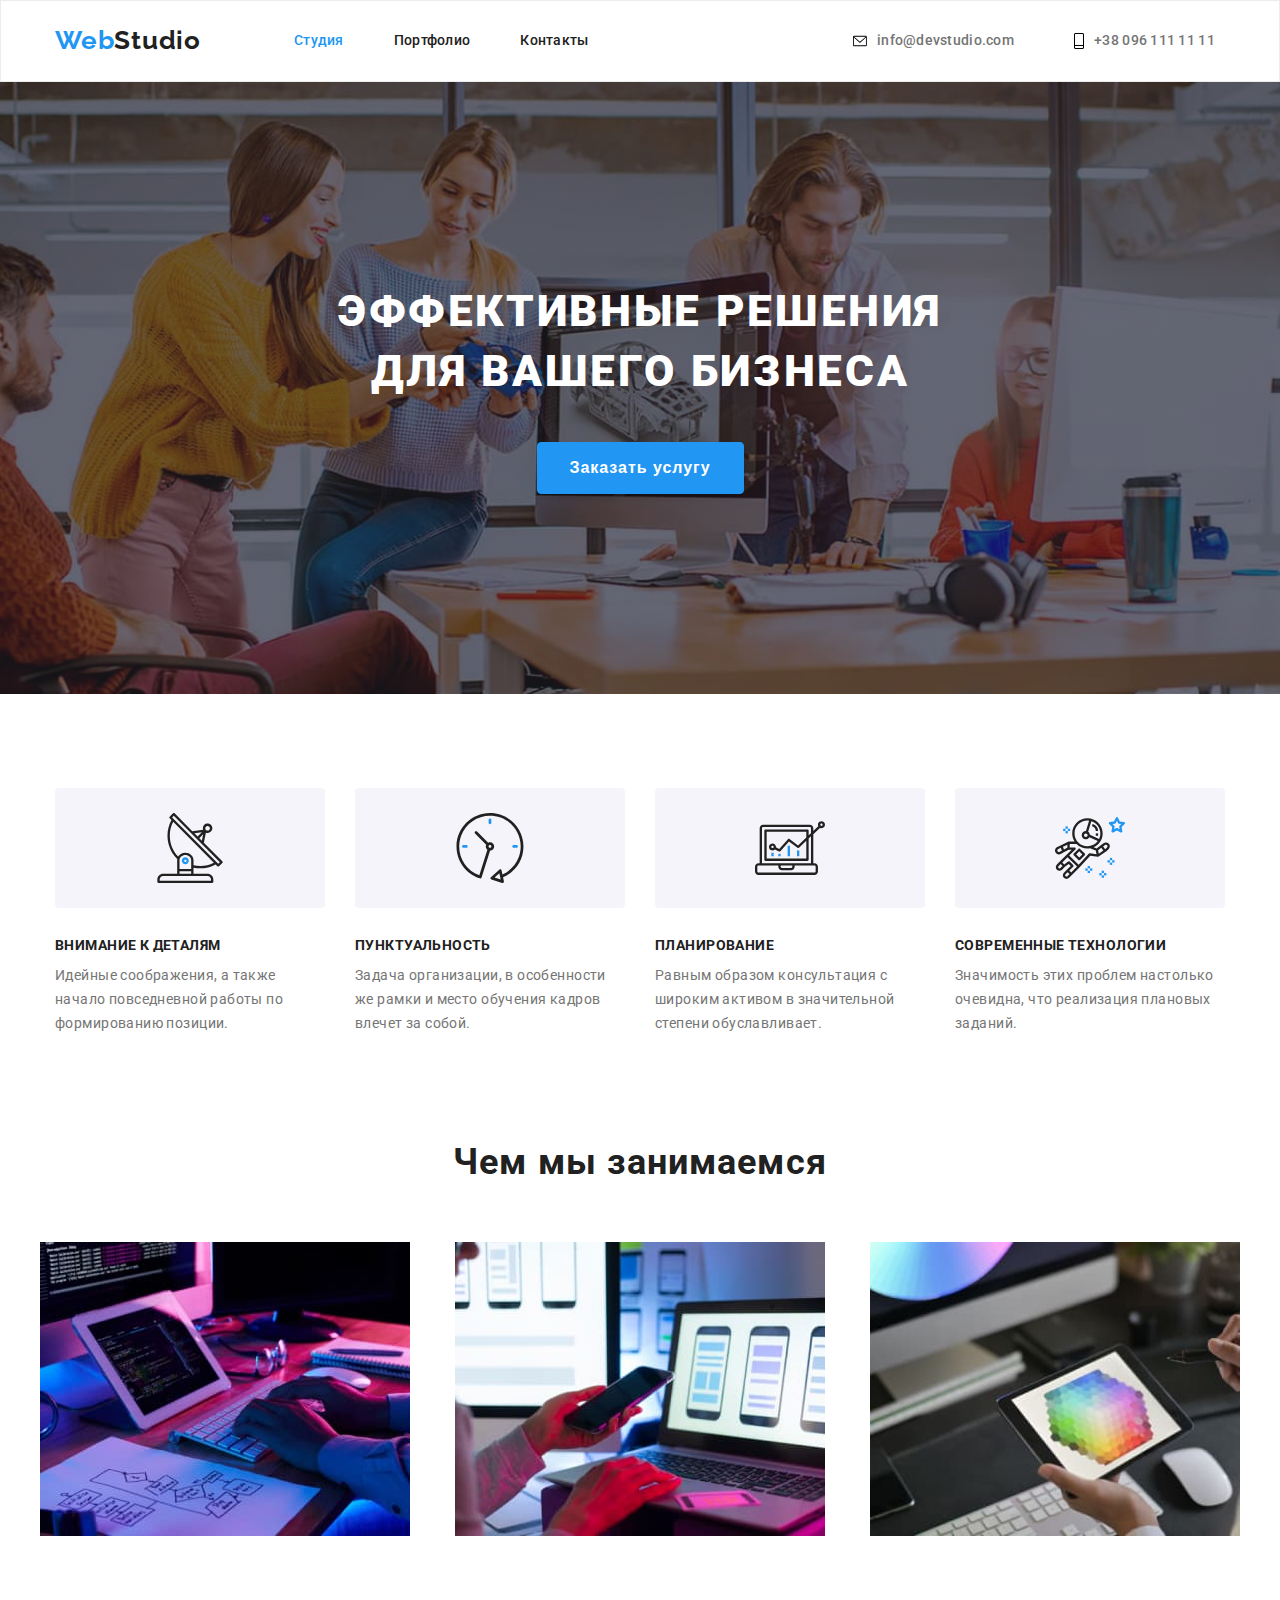
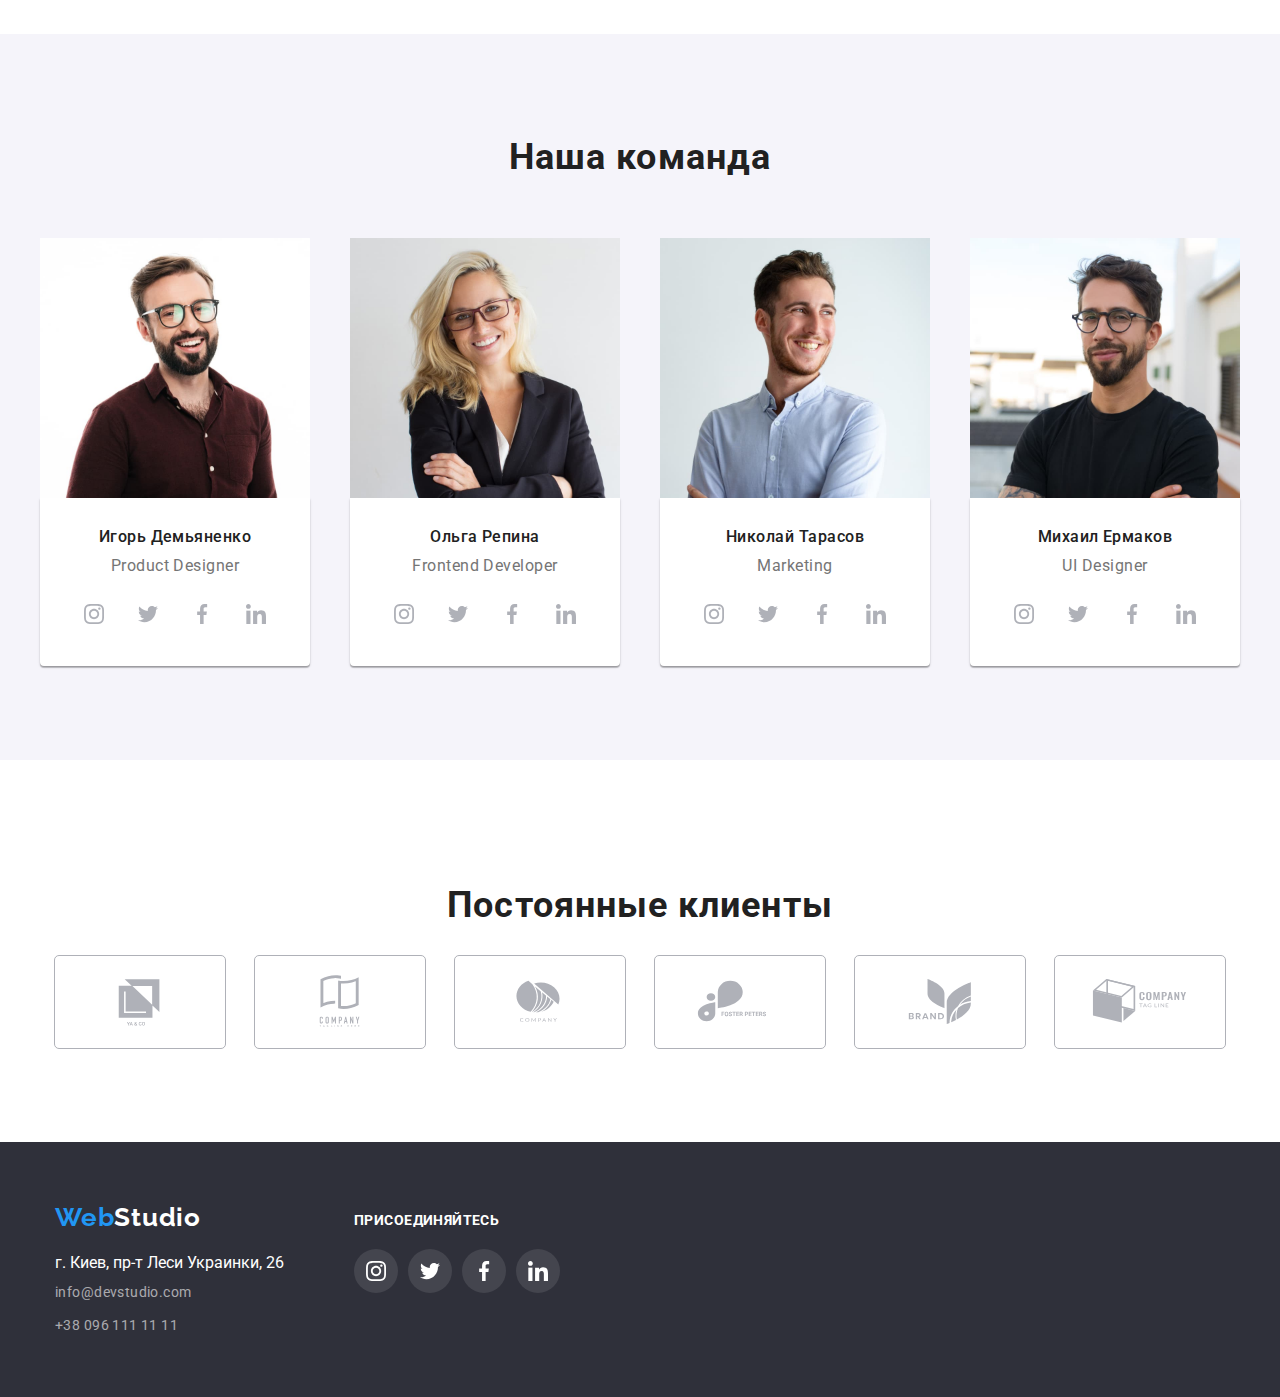
<file: index.html>
<!DOCTYPE html>
<html lang="ru">
<head>
    <meta charset="UTF-8">
    <meta http-equiv="X-UA-Compatible" content="IE=edge">
    <meta name="viewport" content="width=device-width, initial-scale=1.0">
    <link rel="preconnect" href="https://fonts.googleapis.com">
    <link rel="preconnect" href="https://fonts.gstatic.com" crossorigin>
    <link href="https://fonts.googleapis.com/css2?family=Raleway:wght@700&family=Roboto:wght@400;500;700;900&display=swap"
    rel="stylesheet">
    <title>homework1</title>
    <link rel="stylesheet" href="./css/styles.css">
</head>
<body>
    <header class="page-header">
                <div class="header-container">
                    <div class="header-nav">
                    <nav class="site-nav">
                        <a href="/" lang="en" class="first-header-link  link">Web<span
                                class="secondary-header-link link">Studio</span></a>
                        <ul class="header-list list">
                            <li class="header-item"><a href="" class="current current-link link">Студия</a></li>
                            <li class="header-item"><a href="portfolio.html" class="header-link link">Портфолио</a></li>
                            <li class="header-item"><a href="" class="header-link link">Контакты</a></li>
                        </ul>
                    </nav>
                    <ul class="header-list list">
                        <li class="header-item">
                            <div class="header-icon">
                                <svg class="email-icon">
                                    <use href="./images/icons.svg#icon-email-logo"></use>
                                </svg>
                            <a href="mailto:info@devstudio.com" class="header-info-link link">info@devstudio.com</a>
                            </div>
                        </li>
                        <li class="header-item">
                            <div class="header-icon">
                                <svg class="phone-icon">
                                   <use href="./images/icons.svg#icon-phone-logo" width="10" ></use>
                                </svg>
                            <a href="tell:+380961111111" class="header-info-link link">+38 096 111 11 11</a>
                            </div>
                        </li>
                    </ul> 
                    </div>
                </div>
    </header>
    <main class="main">
        <div class="hero-container">
            <section class="hero">
                <h1 class="solutions-text">
                    Эффективные решения для вашего бизнеса
                </h1>
                <button type="button" class="solutions-button">Заказать услугу</button>
            </section>
        </div>
          <section class="qualities">
            <h2 class="hidden">
                Главные качества
            </h2>
            <div class="qualities-container">
                <ul class="qualities-list list">
                     <li class=" qualities-item"> <!--qualities-item-one--> 
                        <div class="container-icon">
                        <svg class="qualities-icon" >
                            <use  href="./images/icons-two.svg#icon-antenna"></use>
                        </svg>
                        </div>
                        <h3 class="qualities-top-text">
                            Внимание к деталям
                        </h3>
                        <p class="qualities-bottom-text">Идейные соображения, а также начало повседневной работы по формированию
                            позиции.</p>
                    </li>
                    <li class="qualities-item">
                        <div class="container-icon">
                            <svg class="qualities-icon">
                                <use href="./images/icons-two.svg#icon-clock"></use>
                            </svg>
                        </div>
                        <h3 class="qualities-top-text">
                            Пунктуальность
                        </h3>
                        <p class="qualities-bottom-text"> Задача организации, в особенности же рамки и место обучения кадров влечет за
                            собой.</p>
                    </li>
                    <li class="qualities-item">
                        <div class="container-icon">
                            <svg class="qualities-icon">
                                <use href="./images/icons-two.svg#icon-diagram"></use>
                            </svg>
                        </div>
                        <h3 class="qualities-top-text">
                            Планирование
                        </h3>
                        <p class="qualities-bottom-text">Равным образом консультация с широким активом в значительной степени
                            обуславливает.</p>
                    </li>
                    <li class="qualities-item">
                        <div class="container-icon">
                            <svg class="qualities-icon">
                                <use href="./images/icons-two.svg#icon-astronaut"></use>
                            </svg>
                        </div>
                        <h3 class="qualities-top-text">
                            Современные технологии
                        </h3>
                        <p class="qualities-bottom-text">Значимость этих проблем настолько очевидна, что реализация плановых заданий.
                        </p>
                    </li>
                </ul>
            </div>
          </section>
          <section class="section">
            <div class="container">
                <h2 class="basic-text">
                    Чем мы занимаемся
                </h2>
                <ul class="basic-list list">
                    <li lang="en" class="basic-item">
                        <img src="./images/img-1.jpg" alt="Back-End разработка" width="370" height="294">
                    </li>
                    <li lang="en" class="basic-item">
                        <img src="./images/img-2.jpg" alt="Front-End разработка" width="370" height="294">
                    </li>
                    <li class="basic-item">
                        <img src="./images/img-3.jpg" alt="разработка дизайна" width="370" height="294">
                    </li>
                </ul>
            </div>
          </section>
          <section class="qualities qualities-team team">
            <div class="container">
                <h2 class="team-text">Наша команда</h2>
                <ul class="team-list list">
                    <li class="team-item">
                        <img src="./images/Ihor.jpg" alt="Ihor" width="270" height="260" class="team-img">
                        <div class="team-container">
                            <h3 class="team-top-text">Игорь Демьяненко</h3>
                            <p lang="en" class="team-bottom-text">Product Designer</p>
                            <ul class="master-soc-list list">
                                <li class="master-soc-item">
                                    <a href="" class="master-soc-link link">
                                        <svg class="master-soc-icon">
                                            <use href="./images/icons.svg#icon-instagram-logo" width="20" ></use>
                                        </svg>
                                    </a>
                                </li>
                                <li class="master-soc-item">
                                    <a href="" class="master-soc-link link">
                                        <svg class="master-soc-icon">
                                            <use href="./images/icons.svg#icon-twitter-logo" width="20" ></use>
                                        </svg>
                                    </a>
                                </li>
                                <li class="master-soc-item">
                                    <a href="" class="master-soc-link link">
                                        <svg class="master-soc-icon">
                                            <use href="./images/icons.svg#icon-facebook-logo" width="20" ></use>
                                        </svg>
                                    </a>
                                </li>
                                <li class="master-soc-item">
                                    <a href="" class="master-soc-link link">
                                        <svg class="master-soc-icon">
                                            <use href="./images/icons.svg#icon-linkedin-logo" width="20" ></use>
                                        </svg>
                                    </a>
                                </li>
                            </ul>
                        </div>
                    </li>
                    <li class="team-item">
                        <img src="./images/Olha.jpg" alt="Olha" width="270" height="260" class="team-img">
                        <div class="team-container">
                            <h3 class="team-top-text">
                                Ольга Репина
                            </h3>
                            <p lang="en" class="team-bottom-text">Frontend Developer</p>
                            <ul class="master-soc-list list">
                                <li class="master-soc-item">
                                    <a href="" class="master-soc-link link">
                                        <svg class="master-soc-icon">
                                            <use href="./images/icons.svg#icon-instagram-logo" width="20" ></use>
                                        </svg>
                                    </a>
                                </li>
                                <li class="master-soc-item">
                                    <a href="" class="master-soc-link link">
                                        <svg class="master-soc-icon">
                                            <use href="./images/icons.svg#icon-twitter-logo" width="20" ></use>
                                        </svg>
                                    </a>
                                </li>
                                <li class="master-soc-item">
                                    <a href="" class="master-soc-link link">
                                        <svg class="master-soc-icon">
                                            <use href="./images/icons.svg#icon-facebook-logo" width="20" ></use>
                                        </svg>
                                    </a>
                                </li>
                                <li class="master-soc-item">
                                    <a href="" class="master-soc-link link">
                                        <svg class="master-soc-icon">
                                            <use href="./images/icons.svg#icon-linkedin-logo" width="20"></use>
                                        </svg>
                                    </a>
                                </li>
                            </ul>
                        </div>
                    </li>
                    <li class="team-item">
                        <img src="./images/Nicolai.jpg" alt="Nicolai" width="270" height="260" class="team-img">
                        <div class="team-container">
                            <h3 class="team-top-text">
                                Николай Тарасов
                            </h3>
                            <p lang="en" class="team-bottom-text">Marketing</p>
                            <ul class="master-soc-list list">
                                <li class="master-soc-item">
                                    <a href="" class="master-soc-link link">
                                        <svg class="master-soc-icon">
                                            <use href="./images/icons.svg#icon-instagram-logo" width="20" ></use>
                                        </svg>
                                    </a>
                                </li>
                                <li class="master-soc-item">
                                    <a href="" class="master-soc-link link">
                                        <svg class="master-soc-icon">
                                            <use href="./images/icons.svg#icon-twitter-logo" width="20" ></use>
                                        </svg>
                                    </a>
                                </li>
                                <li class="master-soc-item">
                                    <a href="" class="master-soc-link link">
                                        <svg class="master-soc-icon">
                                            <use href="./images/icons.svg#icon-facebook-logo" width="20" ></use>
                                        </svg>
                                    </a>
                                </li>
                                <li class="master-soc-item">
                                    <a href="" class="master-soc-link link">
                                        <svg class="master-soc-icon">
                                            <use href="./images/icons.svg#icon-linkedin-logo" width="20" ></use>
                                        </svg>
                                    </a>
                                </li>
                            </ul>
                        </div>
                    </li>
                    <li class="team-item">
                        <img src="./images/Mikhail.jpg" alt="Mikhail" width="270" height="260" class="team-img">
                        <div class="team-container">
                            <h3 class="team-top-text">
                                Михаил Ермаков
                            </h3>
                            <p lang="en" class="team-bottom-text">UI Designer</p>
                            <ul class="master-soc-list list">
                                <li class="master-soc-item">
                                    <a href="" class="master-soc-link link">
                                        <svg class="master-soc-icon">
                                            <use href="./images/icons.svg#icon-instagram-logo" width="20" ></use>
                                        </svg>
                                    </a>
                                </li>
                                <li class="master-soc-item">
                                    <a href="" class="master-soc-link link">
                                        <svg class="master-soc-icon">
                                            <use href="./images/icons.svg#icon-twitter-logo" width="20"></use>
                                        </svg>
                                    </a>
                                </li>
                                <li class="master-soc-item">
                                    <a href="" class="master-soc-link link">
                                        <svg class="master-soc-icon">
                                            <use href="./images/icons.svg#icon-facebook-logo" width="20" ></use>
                                        </svg>
                                    </a>
                                </li>
                                <li class="master-soc-item">
                                    <a href="" class="master-soc-link link">
                                        <svg class="master-soc-icon">
                                            <use href="./images/icons.svg#icon-linkedin-logo" width="20" ></use>
                                        </svg>
                                    </a>
                                </li>
                            </ul>
                        </div>
                    </li>
                </ul>
            </div>
          </section>
          <section class="section">
            <div class="container">
              <div class="customers-container">
                  <h2 class="customers-text">Постоянные клиенты</h2>
                  <ul class="customers-list list">
                      <li class="customers-item">
                          <a class="customers-link" href="">
                                <svg class="company-icon">
                                  <use href="./images/icons.svg#icon-Logo-one"></use>
                                </svg>
                          </a>
                      </li>
                      <li class="customers-item">
                          <a href="">
                              <svg class="company-icon">
                                  <use href="./images/icons.svg#icon-Logo-two"></use>
                              </svg>
                          </a>
                      </li>
                      <li class="customers-item">
                          <a href="">
                              <svg class="company-icon">
                                  <use href="./images/icons.svg#icon-Logo-three"></use>
                              </svg>
                          </a>
                      </li>
                      <li class="customers-item">
                          <a href="">
                              <svg class="company-icon">
                                  <use href="./images/icons.svg#icon-Logo-four"></use>
                              </svg>
                          </a>
                      </li>
                      <li class="customers-item">
                          <a href="">
                              <svg class="company-icon">
                                  <use href="./images/icons.svg#icon-Logo-five"></use>
                              </svg>
                          </a>
                      </li>
                      <li class="customers-item">
                          <a href="">
                              <svg class="company-icon">
                                  <use href="./images/icons.svg#icon-Logo-six"></use>
                              </svg>
                          </a>
                      </li>
                  </ul>

                  <!-- <ul class="customers-list list">
                      <li class="customers-item-one customers-item">
                          <a href="" class="customers-link link"></a>
                      </li>
                      <li class="customers-item-two customers-item">
                          <a href=""></a>
                      </li>
                      <li class="customers-item-three customers-item">
                          <a href=""></a>
                      </li>
                      <li class="customers-item-four customers-item">
                          <a href=""></a>
                        </li>
                      <li class="customers-item-five customers-item">
                          <a href=""></a>
                      </li>
                      <li class="customers-item-six customers-item">
                          <a href=""></a>
                      </li>
                      <li class="customers-item-seven customers-item">
                          <a href=""></a>
                      </li>
                      <li class="customers-item-eight customers-item">
                          <a href=""></a>
                      </li>
                  </ul> -->
              </div>
            </div>
          </section>
    </main>
    <footer class="footer">
        <div class="container">
            <div class="footer-group">
                <div class="footer-container">
                    <a href="/" lang="en" class="first-footer-link link">Web<span class="secondary-footer-link link">Studio</span></a>
                    <ul class="footer-list list">
                        <li class="footer-item">
                            <a href="https://goo.gl/maps/KMvbWjtFumq3UxaW6" class="fooret-link link">г. Киев, пр-т Леси Украинки, 26</a>
                        </li>
                        <li class="footer-item">
                            <a href="mailto:info@devstudio.com" class="footer-link link">info@devstudio.com</a>
                        </li>
                        <li class="footer-item">
                            <a href="tell:+380961111111" class="footer-link link">+38 096 111 11 11</a>
                        </li>
                    </ul>
                </div>
                <section class="footer-section">
                    <h2 class="footer-text">присоединяйтесь</h2>
                    <ul class="footer-soc-list list">
                        <li class="footer-soc-item">
                            <a href="" class="footer-soc-link link">
                                <svg class="footer-soc-icon">
                                    <use href="./images/icons.svg#icon-instagram-logo" width="20" ></use>
                                </svg>
                            </a>
                        </li>
                        <li class="footer-soc-item">
                            <a href="" class="footer-soc-link link">
                                <svg class="footer-soc-icon">
                                    <use href="./images/icons.svg#icon-twitter-logo" width="20" ></use>
                                </svg>
                            </a>
                        </li>
                        <li class="footer-soc-item">
                            <a href="" class="footer-soc-link link">
                                <svg class="footer-soc-icon">
                                    <use href="./images/icons.svg#icon-facebook-logo" width="20" ></use>
                                </svg>
                            </a>
                        </li>
                        <li class="footer-soc-item">
                            <a href="" class="footer-soc-link link">
                                <svg class="footer-soc-icon">
                                    <use href="./images/icons.svg#icon-linkedin-logo" width="20" ></use>
                                </svg>
                            </a>
                        </li>
                    </ul>
                </section>
            </div> 
        </div>
    </footer>
</body>
</html>
</file>
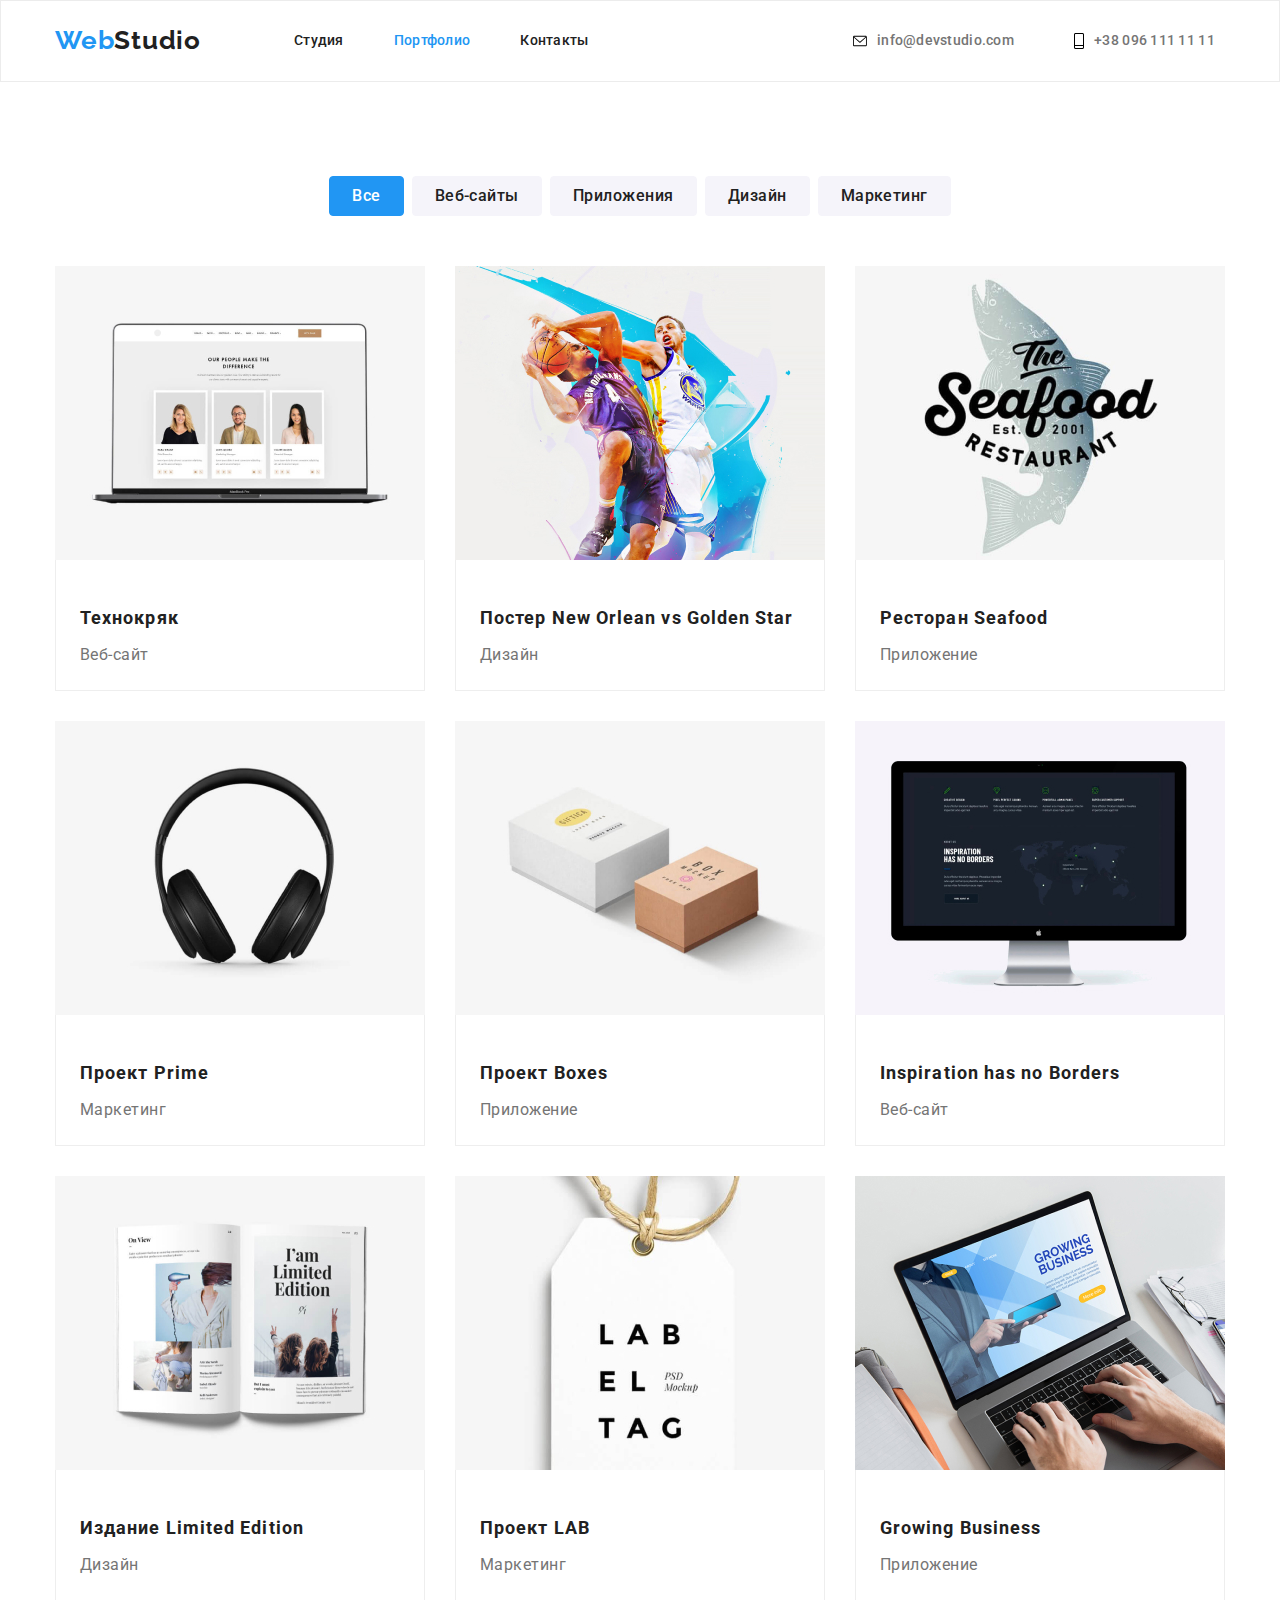
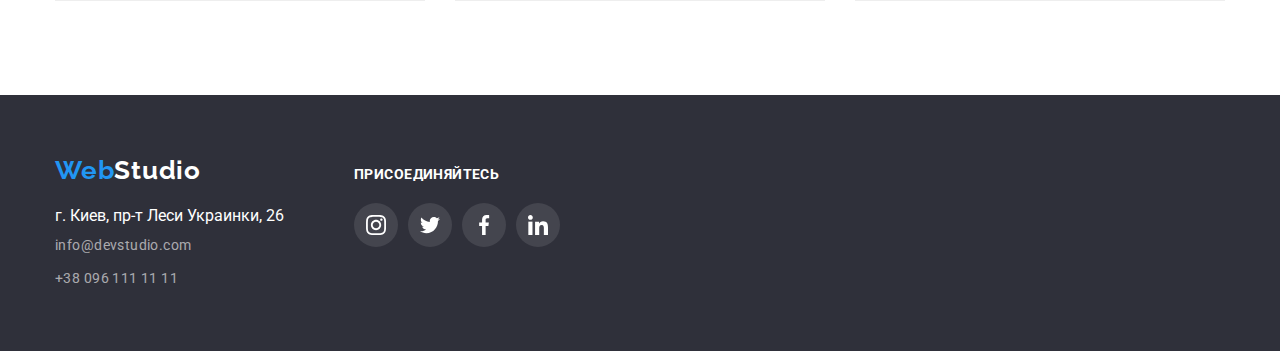
<file: portfolio.html>
<!DOCTYPE html>
<html lang="ru">
<head>
    <meta charset="UTF-8">
    <meta http-equiv="X-UA-Compatible" content="IE=edge">
    <meta name="viewport" content="width=device-width, initial-scale=1.0">
    <link rel="preconnect" href="https://fonts.googleapis.com">
    <link rel="preconnect" href="https://fonts.gstatic.com" crossorigin>
    <link href="https://fonts.googleapis.com/css2?family=Raleway:wght@700&family=Roboto:wght@400;500;700;900&display=swap"
    rel="stylesheet">
    <title>portfolio</title>
    <link rel="stylesheet" href="./css/styles.css">
</head>
<body>
    <header class="page-header">
        <div class="header-container">
            <div class="header-nav">
                <nav class="site-nav">
                    <a href="/" lang="en" class="first-header-link  link">Web<span
                            class="secondary-header-link link">Studio</span></a>
                    <ul class="header-list list">
                        <li class="header-item"><a href="" class="header-link link">Студия</a></li>
                        <li class="header-item"><a href="portfolio.html" class="current current-link link">Портфолио</a>
                        </li>
                        <li class="header-item"><a href="" class="header-link link">Контакты</a></li>
                    </ul>
                </nav>
                <ul class="header-list list">
                    <li class="header-item">
                        <div class="header-icon">
                            <svg class="email-icon">
                                <use href="./images/icons.svg#icon-email-logo"></use>
                            </svg>
                            <a href="mailto:info@devstudio.com" class="header-info-link link">info@devstudio.com</a>
                        </div>
                    </li>
                    <li class="header-item">
                        <div class="header-icon">
                            <svg class="phone-icon">
                                <use href="./images/icons.svg#icon-phone-logo" width="10"></use>
                            </svg>
                            <a href="tell:+380961111111" class="header-info-link link">+38 096 111 11 11</a>
                        </div>
                    </li>
                </ul>
            </div>
        </div>
    </header>           
    <main class="main">
        <section class="section">
        <div class="container">
                <h1 class="hidden">Портфолио</h1>
                <ul class="section-btn-list list">
                    <li class="section-btn-item"><button type="button" class="current-button">Все</button></li>
                    <li class="section-btn-item"><button type="button" class="button">Веб-сайты</button></li>
                    <li class="section-btn-item"><button type="button" class="button">Приложения</button></li>
                    <li class="section-btn-item"><button type="button" class="button">Дизайн</button></li>
                    <li class="section-btn-item"><button type="button" class="button">Маркетинг</button></li>
                </ul>
                <ul class="example-list list">
                    <li class="example-item">
                        <img src="./images/wed-site.jpg" alt="" width="370" height="294" class="example-img">
                        <div class="example-container">
                            <h2 class="example-title">Технокряк</h2>
                            <p class="example-text">Веб-сайт</p>
                        </div>
                    </li>
                    <li class="example-item">
                        <img src="./images/poster.jpg" alt="" width="370" height="294" class="example-img">
                        <div class="example-container">
                            <h2 class="example-title">Постер New Orlean vs Golden Star</h2>
                            <p class="example-text">Дизайн</p>
                        </div>
                        
                    </li>
                    <li class="example-item">
                        <img src="./images/seasfood.jpg" alt="" width="370" height="294" class="example-img">
                        <div class="example-container">
                            <h2 class="example-title">Ресторан Seafood</h2>
                            <p class="example-text">Приложение</p>
                        </div>
                    </li>
                    <li class="example-item">
                        <img src="./images/project-prime.jpg" alt="" width="370" height="294" class="example-img">
                        <div class="example-container">
                            <h2 class="example-title">Проект Prime</h2>
                            <p class="example-text">Маркетинг</p>
                        </div>
                    </li>
                    <li class="example-item">
                        <img src="./images/project-boxes.jpg" alt="" width="370" height="294" class="example-img">
                        <div class="example-container">
                            <h2 class="example-title">Проект Boxes</h2>
                            <p class="example-text">Приложение</p>
                        </div>
                    </li>
                    <li class="example-item">
                        <img src="./images/inspiration.jpg" alt="" width="370" height="294" class="example-img">
                        <div class="example-container">
                            <h2 lang="en" class="example-title">Inspiration has no Borders</h2>
                            <p class="example-text">Веб-сайт</p>
                        </div>
                    </li>
                    <li class="example-item">
                        <img src="./images/lime-time.jpg" alt="" width="370" height="294" class="example-img">
                        <div class="last-example-container">
                            <h2 class="example-title">Издание Limited Edition</h2>
                            <p class="example-text">Дизайн</p>
                        </div>
                    </li>
                    <li class="example-item">
                        <img src="./images/project-lab.jpg" alt="" width="370" height="294" class="example-img">
                        <div class="last-example-container">
                            <h2 class="example-title">Проект LAB</h2>
                            <p class="example-text">Маркетинг</p>
                        </div>
                    </li>
                    <li class="example-item">
                        <img src="./images/growing.jpg" alt="" width="370" height="294" class="example-img">
                        <div class="last-example-container">
                            <h2 lang="en" class="example-title">Growing Business</h2>
                            <p class="example-text">Приложение</p>
                        </div>
                    </li>
                </ul>
        </div>
        </section>
    </main>
    <footer class="footer">
        <div class="container">
        <div class="footer-group">
            <div class="footer-container">
                <a href="/" lang="en" class="first-footer-link link">Web<span
                        class="secondary-footer-link link">Studio</span></a>
                <ul class="footer-list list">
                    <li class="footer-item">
                        <a href="https://goo.gl/maps/KMvbWjtFumq3UxaW6" class="fooret-link link">г. Киев, пр-т Леси Украинки,
                            26</a>
                    </li>
                    <li class="footer-item">
                        <a href="mailto:info@devstudio.com" class="footer-link link">info@devstudio.com</a>
                    </li>
                    <li class="footer-item">
                        <a href="tell:+380961111111" class="footer-link link">+38 096 111 11 11</a>
                    </li>
                </ul>
            </div>
            <section class="footer-section">
                <h2 class="footer-text">присоединяйтесь</h2>
                <ul class="footer-soc-list list">
                    <li class="footer-soc-item">
                        <a href="" class="footer-soc-link link">
                            <svg class="footer-soc-icon">
                                <use href="./images/icons.svg#icon-instagram-logo" width="20" ></use>
                            </svg>
                        </a>
                    </li>
                    <li class="footer-soc-item">
                        <a href="" class="footer-soc-link link">
                            <svg class="footer-soc-icon">
                                <use href="./images/icons.svg#icon-twitter-logo" width="20" ></use>
                            </svg>
                        </a>
                    </li>
                    <li class="footer-soc-item">
                        <a href="" class="footer-soc-link link">
                            <svg class="footer-soc-icon">
                                <use href="./images/icons.svg#icon-facebook-logo" width="20"></use>
                            </svg>
                        </a>
                    </li>
                    <li class="footer-soc-item">
                        <a href="" class="footer-soc-link link">
                            <svg class="footer-soc-icon">
                                <use href="./images/icons.svg#icon-linkedin-logo" width="20" ></use>
                            </svg>
                        </a>
                    </li>
                </ul>
            </section>
        </div>
        </div>
    </footer>
</body>
</html>
</file>
<file: css/styles.css>
*,
*::before,
*::after {
    box-sizing: border-box;
}

:root {
    --primery-text-color: #212121;
    --title-text-color: #757575;
    --accent-text-color: #2196F3;
    --primery-white-color: #FFFFFF;
}

body {
    margin: 0;
    font-family: 'Roboto', sans-serif;
    color: var(--primery-text-color)
}

button {
    cursor: pointer;
}

.hidden {
    position: absolute;
    width: 1px;
    height: 1px;
    margin: -1px;
    border: 0;
    padding: 0;
    white-space: nowrap;
    clip-path: inset(100%);
    clip: rect(0 0 0 0);
    overflow: hidden;
}


.list {
    list-style: none;
    padding: 0;
    margin: 0;
}

.link {
    text-decoration: none;
}

.container {
    width: 1200px;
    margin-left: auto;
    margin-right: auto;
    /*outline: 1px solid tomato;*/
}

.team-container {
    padding-top: 30px;
    padding-bottom: 30px;
    margin-left: auto;
    margin-right: auto;
    background-color: #ffffff;
    box-shadow: 0px 1px 3px rgba(0, 0, 0, 0.12), 0px 1px 1px rgba(0, 0, 0, 0.14), 0px 2px 1px rgba(0, 0, 0, 0.2);
    border-radius: 0px 0px 4px 4px;
}

.example-container {
    /*padding-top: 20px;
    padding-bottom: 20px;
    padding-left: 24px; */
    padding: 20px 24px;
    margin-left: auto;
    margin-right: auto;
    /* margin-bottom: 30px; */
    background: #FFFFFF;
    border: 1px solid #EEEEEE;
    border-top: 0;
}

.last-example-container {
    /*padding-top: 20px;
    padding-bottom: 20px;
    padding-left: 24px; */
    padding: 20px 24px;
    margin-left: auto;
    margin-right: auto;
    margin-bottom: 0;
    background: #FFFFFF;
    border: 1px solid #EEEEEE;
    border-top: 0;
}


.header-container {
    width: 1170px;
    margin-left: auto;
    margin-right: auto;
    /*outline: 1px solid tomato;*/
    padding-left: 0;
    padding-right: 0;
}

.footer-container {
    display: block;
    padding-left: 15px;
    padding-right: 0;
    /*padding-top: 60px;
    padding-bottom: 60px; */
    /* margin-left: auto;
    margin-right: auto; */
}

.customers-container {
    background-color: #ffffff;
}

.section {
    padding-top: 94px;
    padding-bottom: 94px;
}

/*----------------------------------HEADER----------------------*/

/* .header-nav {
    display: flex;
}

.site-nav .link {
    display: block;
    padding-top: 32px;
    padding-bottom: 32px;

    color: var(--title-text-color);
}

.site-nav {
    display: flex;
    margin-left: 93px;
}

.site-nav .item+.item {
    margin-left: 50px;
}

/* auth-nav 

.link-icon {
    display: flex;
    align-items: center;
}

.auth-icon {
    display: inline-block;
    fill: currentColor;
    margin-right: 10px;
    justify-content: center;
}

.auth-nav {
    padding-top: 32px;
    padding-bottom: 32px; 
    display: flex;

    margin-left: auto;
}

.auth-nav .item+.item {
    margin-left: 50px;
}

.auth-nav .link {
    padding-top: 32px;
    padding-bottom: 32px;


    color: var(--primary-text-color);
}

.site-nav .link:hover,
.site-nav .link:focus,
.auth-nav .link:focus,
.auth-nav .link:hover {
    color: var(--accent-color);
}

.site-nav .current {
    color: var(--accent-color);
} */

.header-nav {
    display: flex;
    align-items: center;
    justify-content: space-between;
}
.site-nav {
    display: flex;
    align-items: center;
} 

.block {
    display: flex;
} 

.header-list {
    display: flex;
    align-items: center;
} 

/*.header-list li {
    outline: 1px solid tomato;
}*/

.header-item {
    margin-right: 50px;   
}

.header-item:hover ,
.header-item:focus {
    fill: #2196F3;
}

/* .header-logo {
    height: 12px;
} */

.header-list .header-item:last-child{
    margin-right: 0;
}

.header-icon {
    display: flex;
    width: 161px;
    height: 16px;
    justify-content: center;
    align-items: center;
}

.email-icon {
    margin-right: 10px;
    width: 16px;
    height: 12px;
}

.phone-icon {
    margin-right: 10px;
    width: 10px;
    height: 16px;
}

.header-item:hover ,
.header-item:focus {
    color: #2196F3;
    fill: var(--accent-text-color);
}

.header-second-logo {
    height: 12px;
}

.header-second-icon {
    width: 10px;
    height: 16px;
    margin-right: 10px;
}

.page-header {
    background-color: var(--primery-white-color);
    border: 1px solid #ECECEC;
}

.current {
    color: var(--accent-text-color);
    font-weight: 500;
    font-size: 14px;
    line-height: 1.14;
    letter-spacing: 0.02em;
}

.first-header-link {
    font-family: 'Raleway';
    font-style: normal;
    font-weight: 700;
    font-size: 26px;
    line-height: 31px;
    letter-spacing: 0.03em;
    color: var(--accent-text-color);
    padding-top: 24px;
    padding-bottom: 25px;
    display: block;
    margin-right: 93px;
}

.secondary-header-link {
    font-family: 'Raleway';
    font-style: normal;
    font-weight: 700;
    font-size: 26px;
    line-height: 31px;
    letter-spacing: 0.03em;
    color: var(--primery-text-color);
}

.header-link {
    font-weight: 500;
    font-size: 14px;
    line-height: 1.14;
    letter-spacing: 0.02em;
    color: var(--primery-text-color);
    padding-top: 32px;
    padding-bottom: 32px;
    display: block;
}

.current-link {
    padding-top: 32px;
    padding-bottom: 32px;
    display: block;
}

.header-info-link {
    font-weight: 500;
    font-size: 14px;
    line-height: 1.14;
    letter-spacing: 0.02em;
    color: var(--title-text-color);
    padding-top: 32px;
    padding-bottom: 32px;
}

.header-item :hover {
    color: var(--accent-text-color);
}

.header-item :focus {
    color: var(--accent-text-color);
}

/*----------------------------------MAIN----------------------*/

.qualities-container {
    width: 1170px;
    display: block;            /*--------------------------------*/
    height: 251px;
    margin-left: auto;
    margin-right: auto;
    /*outline: 1px solid tomato;*/
}

.hero {
    text-align: center;
    padding-top: 200px;
    padding-bottom: 200px;
    /*max-width: 1600px;
    /*margin-left: auto;
    margin-right: auto; 
    /*outline: 1px solid tomato;*/
    /*background-color: #2F303A;*/
}

.hero-container {
    max-width: 1600px;
    margin-left: auto;
    margin-right: auto;
    background-color: #2F303A;
    background-image:linear-gradient( rgba(47, 48, 58, 0.4), rgba(47, 48, 58, 0.4)), url('../images/bg-img.jpg') ;
    background-repeat: no-repeat;
    background-size: cover;
    background-position: center;
}

.solutions-text {
    width: 696px;
    margin: 0;
    font-weight: 900;
    font-size: 44px;
    line-height: 1.36;
    text-align: center;
    letter-spacing: 0.06em;
    text-transform: uppercase;
    color: var(--primery-white-color);
    margin-bottom: 40px;
    margin-left: auto;
    margin-right: auto;

}

.solutions-button {
    background-color: var(--accent-text-color);
    color: var(--primery-white-color);
    border: 1px solid var(--accent-text-color);
    box-shadow: 0px 4px 4px rgba(0, 0, 0, 0.15);
    border-radius: 4px;
}

.solutions-button:hover {
    background-color: #188CE8;
    box-shadow: 0px 4px 4px rgba(0, 0, 0, 0.15);
    border-radius: 4px;
}

.solutions-button {
    font-weight: 700;
    font-size: 16px;
    line-height: 1.88;
    display: flex;
    align-items: center;
    text-align: center;
    letter-spacing: 0.06em;
    color: var(--primery-white-color);
    margin-left: auto;
    margin-right: auto;
    padding: 10px 32px;
}

.qualities-list {
    display: flex;
}

.qualities {
    padding-top: 94px;
    padding-bottom: 0;
}

.section {
    padding-top: 94px;
    padding-bottom: 94px;
}

.qualities-team {
    padding-bottom: 94px;
}

.qualities-item {
    width: 270px;
    height: 120px;
    margin-right: 30px;
} 

.qualities-icon {
    width: 70px;
    height: 70px;
}



.container-icon {
    width: 270px;
    height: 120px;
    background-color: #F5F4FA;
    border-radius: 4px;
    display: flex;
    justify-content: center;
    align-items: center;
    align-content: center;
}


.qualities-item:last-child {
    margin: 0;
}

.qualities-top-text {
    margin-top: 30px;
    margin-bottom: 10px;
    font-weight: 700;
    font-size: 14px;
    line-height: 1.14;
    letter-spacing: 0.03em;
    text-transform: uppercase;
    color: var(--primery-text-color);
}

.qualities-bottom-text {
    font-weight: 400;
    font-size: 14px;
    line-height: 1.71;
    letter-spacing: 0.03em;
    color: var(--title-text-color);
    margin-top: 0;
    margin-bottom: 0;
    padding-bottom: 0;
}

.basic-list {
    display: flex;
    justify-content: space-between;
}

.basic-text {
    margin-top: 0;
    margin-bottom: 50px;
    font-weight: 700;
    font-size: 36px;
    line-height: 1.66;
    text-align: center;
    letter-spacing: 0.03em;
    color: var(--primery-text-color);
}

.team {
    background: #F5F4FA;
}

.team-item {
    display: block;
}

.team-text {
    margin-top: 0;
    margin-bottom: 50px;
    font-weight: 700;
    font-size: 36px;
    line-height: 1.66;
    text-align: center;
    letter-spacing: 0.03em;
    color: var(--primery-text-color);
}

.team-top-text {
    margin-top: 0;
    margin-bottom: 10px;
    font-weight: 500;
    font-size: 16px;
    line-height: 1.18;
    text-align: center;
    letter-spacing: 0.03em;
    color: var(--primery-text-color);
}

.team-bottom-text {
    margin-top: 0;
    margin-bottom: 0;
    font-weight: 400;
    font-size: 16px;
    line-height: 1.18;
    text-align: center;
    letter-spacing: 0.03em;
    color: var(--title-text-color);
}

.team-list {
    display: flex;
    justify-content: space-between;
}

.team-img {
    display: block;
}

.master-soc-item {
    width: 44px;
    height: 44px;
    margin-right: 10px;
    margin-top: 16px;
}

.master-soc-item:last-child {
    margin-right: 0;
}

.master-soc-link {
    width: 100%;
    height: 100%;
    background-color: var(--primery-white-color);
    border-radius: 50%;
    display: flex;
    align-items: center;
    justify-content: center;
    /* margin-top: 16px; */
}

.master-soc-link:hover , 
.master-soc-link:focus {
    background-color: #2196F3;
}

.master-soc-list {
    display: flex;
    justify-content: center;
}

.master-soc-icon {
    width: 20px;
    height: 20px;
    fill: #AFB1B8;
}

.master-soc-link:hover .master-soc-icon,
.master-soc-link:focus .master-soc-icon {
    fill: var(--primery-white-color);
}

.customers-text {
    font-weight: 700;
    font-size: 36px;
    line-height: 42px;
    text-align: center;
    letter-spacing: 0.03em;
    color: var(--primery-text-color);
}

.customers-list {
    display: flex;
    justify-content: center;
}

/* .customers-item-one {
    display: block;
    width: 170px;
    height: 92px;
    background-image: url(../images/yagoo.svg);
    background-size: 41p 46px;
    background-repeat: no-repeat;
    background-position: center;
    border: 1px solid #AFB1B8;
    border-radius: 4px;
}

.customers-item-two {
    display: block;
    width: 170px;
    height: 92px;
    background-image: url(../images/company-one.svg);
    background-size: 41p 46px;
    background-repeat: no-repeat;
    background-position: center;
    border: 1px solid #AFB1B8;
    border-radius: 4px;
}

.customers-item-three {
    display: block;
    width: 170px;
    height: 92px;
    background-image: url(../images/company-two.svg);
    background-size: 41p 46px;
    background-repeat: no-repeat;
    background-position: center;
    border: 1px solid #AFB1B8;
    border-radius: 4px;
}

.customers-item-four {
    display: block;
    width: 170px;
    height: 92px;
    background-image: url(../images/company-sprite.svg);
    background-size: 41p 46px;
    background-repeat: no-repeat;
    background-position: center;
    border: 1px solid #AFB1B8;
    border-radius: 4px;
    
}

.customers-item-five {
    display: block;
    width: 170px;
    height: 92px;
    background-image: url(../images/company-three.svg);
    background-size: 41p 46px;
    background-repeat: no-repeat;
    background-position: center;
    border: 1px solid #AFB1B8;
    border-radius: 4px;
}

.customers-item-six {
    display: block;
    width: 170px;
    height: 92px;
    background-image: url(../images/company-four.svg);
    background-size: 41p 46px;
    background-repeat: no-repeat;
    background-position: center;
    border: 1px solid #AFB1B8;
    border-radius: 4px;
} */

.company-icon {
    display: flex;
    justify-items: center;
    width: 170px; /*106px*/
    height: 92px; /*60px*/
    padding: 16px 32px;
    fill: #AFB1B8;
}

.customers-item {
    width: 170px;
    justify-content: center;
    display: flex;
    align-items: center;
    height: 92px;
    outline: 1px solid #AFB1B8;
    border-radius: 4px;
    margin-right: 30px;
}

.customers-item:last-child {
    margin-right: 0;
}

.customers-item:hover , 
.customers-item:focus {
    outline: 1px solid #2196F3;
}

.customers-item:hover ,
.customers-item:focus {
    fill: var(--accent-text-color);
}

.company-icon:hover ,
.company-icon:focus {
    fill: #2196F3;
}




/*---------------------------------PORTFOLIO-----------------------------*/


.section-btn-list {
    text-align: center;
    display: flex;
    justify-content: center;
}


.section-btn-item :hover {
    color: var(--primery-white-color);
    background-color: var(--accent-text-color);
    border: 1px solid var(--accent-text-color);
}

.section-btn-item :focus {
    color: var(--primery-white-color);
    background-color: var(--accent-text-color);
    border: 1px solid var(--accent-text-color);
}

.section-btn-item {
    margin-right: 8px;

}

.section-btn-item:last-child {
    margin-right: 0;
}

.button {
    font-family: 'Roboto' , sans-serif;
    font-style: normal;
    font-weight: 500;
    font-size: 16px;
    line-height: 1.62;
    text-align: center;
    letter-spacing: 0.03em;
    color: var(--primery-text-color);
    background: #F5F4FA;
    border: 1px solid #F5F4FA;
    margin-top: 0;
    margin-bottom: 50px;
    padding: 6px 22px;
    border-radius: 4px;
}

.current-button {
    font-family: 'Roboto', sans-serif;
    font-style: normal;
    font-weight: 500;
    font-size: 16px;
    line-height: 1.62;
    text-align: center;
    letter-spacing: 0.03em;
    color: var(--primery-white-color);
    background-color: var(--accent-text-color);
    border: 1px solid var(--accent-text-color);
    margin-top: 0;
    margin-bottom: 50px;
    padding: 6px 22px;
    border-radius: 4px;
}

.example-title {
    font-weight: 700;
    font-size: 18px;
    line-height: 2.00;
    letter-spacing: 0.06em;
    color: var(--primery-text-color);
    margin-top: 20px;
    margin-bottom: 4px;
}

.example-text {
    margin: 0;
    font-weight: 400;
    font-size: 16px;
    line-height: 1.88;
    letter-spacing: 0.03em;
    color: var(--title-text-color)
}

.example-list {
    display: flex;
    flex-wrap: wrap;
    justify-content: center ;
}

.example-item:nth-child(2n) {
    margin-left: 0;
}

.example-item:nth-child(3n+0) {
    margin-right: 0;
}

.example-item {
    margin-bottom: 30px;
    margin-right: 30px;
}

.example-item:nth-child(1n+7) {
    margin-bottom: 0;
}

.example-item:last-child{
    margin-right: 0;
}

.example-item:hover {
    box-shadow: 0px 1px 1px rgba(0, 0, 0, 0.12), 0px 4px 4px rgba(0, 0, 0, 0.06), 1px 4px 6px rgba(0, 0, 0, 0.16);
}

.example-img {
    display: block;
}

.section {
    margin-left: auto;
    margin-right: auto;
}

/*----------------------------------FOOTER----------------------*/

.footer-item {
    margin-top: 9px;
}

.footer-item :hover {
    color: var(--accent-text-color);
}

.footer-item :focus {
    color: var(--accent-text-color);
}

.footer {
    background-color: #2F303A;
    padding-top: 60px;
    padding-bottom: 60px;
}

.first-footer-link {
    font-family: 'Raleway';
    font-style: normal;
    font-weight: 700;
    font-size: 26px;
    line-height: 31px;
    letter-spacing: 0.03em;
    color: var(--accent-text-color);
}

.footer-list {
    margin-top: 20px;
}


.secondary-footer-link {
    font-family: 'Raleway';
    font-style: normal;
    font-weight: 700;
    font-size: 26px;
    line-height: 31px;
    letter-spacing: 0.03em;
    color: var(--primery-white-color);
}

.footer-link {
    font-weight: 400;
    font-size: 14px;
    line-height: 1.7;
    letter-spacing: 0.03em;
    color: rgba(255, 255, 255, 0.6);
}

[href="https://goo.gl/maps/KMvbWjtFumq3UxaW6"] {
    color: var(--primery-white-color);
}

.footer-soc-item {
    width: 44px;
    height: 44px;
    margin-right: 10px;
}

.footer-soc-item:last-child {
    margin-right: 0;
}

.footer-soc-link {
    width: 100%;
    height: 100%;
    background-color: rgba(255, 255, 255, 0.1);
    border-radius: 50%;
    display: flex;
    align-items: center;
    justify-content: center;
}

.footer-soc-link:hover,
.footer-soc-link:focus {
    background: var(--accent-text-color);
}

.footer-soc-list {
    display: flex;
    justify-content: center;
}

.footer-soc-icon {
    width: 20px;
    height: 20px;
    fill: #FFF;
}

.footer-text {
    font-weight: 700;
    font-size: 14px;
    line-height: 1.14;
    letter-spacing: 0.03em;
    text-transform: uppercase;
    color: #FFFFFF;
    margin-bottom: 20px;
}

.footer-section {
    display: flex;
    flex-wrap: wrap;
    width: 206px;
    height: 80px;
    margin-left: 70px;
}

.footer-group {
    display: flex;
}

.footer-soc-link:hover .footer-soc-icon,
.footer-soc-link:focus .footer-soc-icon {
    fill: var(--primery-white-color);
}
</file>
